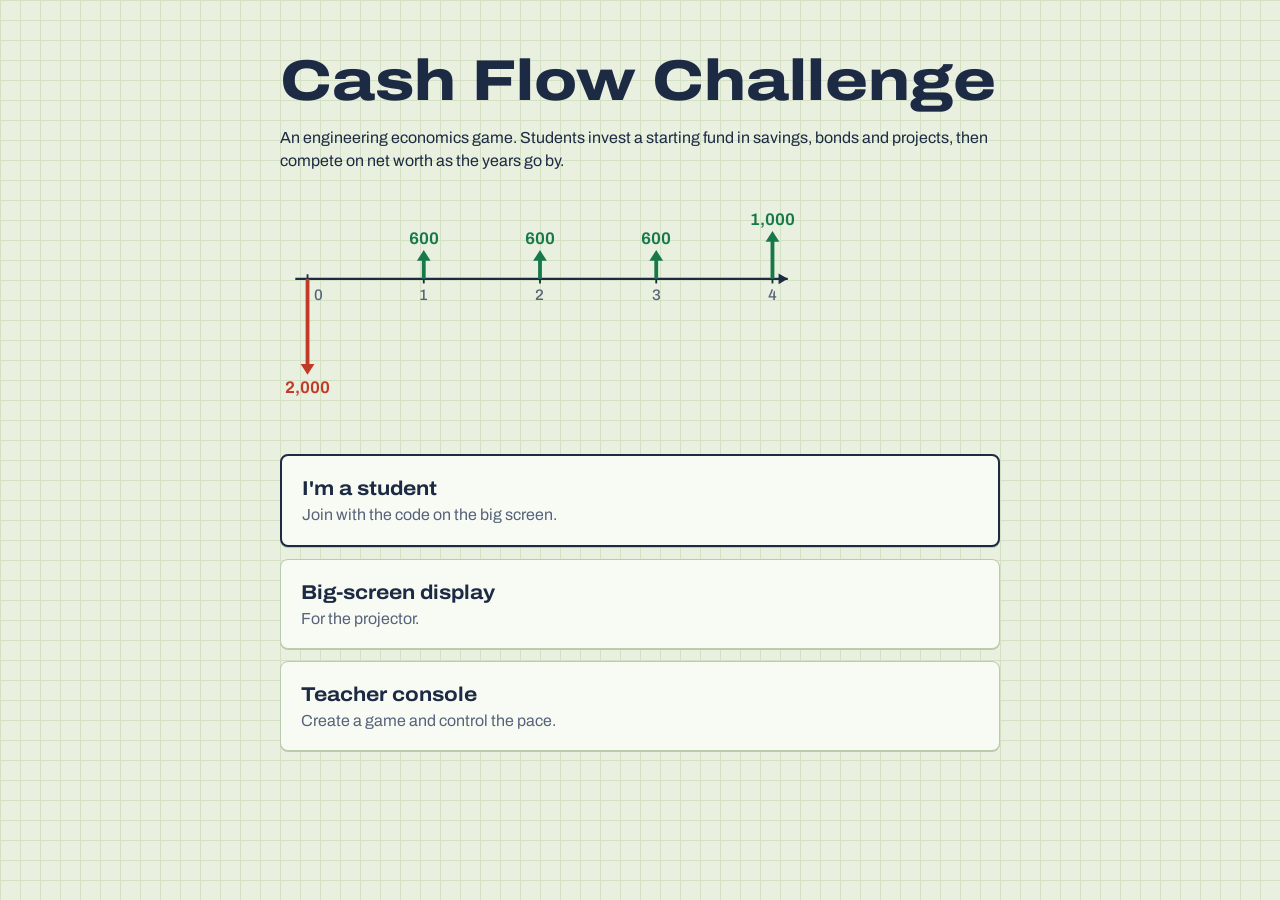
<file: index.html>
<!doctype html>
<html lang="en">
<head>
  <meta charset="utf-8">
  <meta name="viewport" content="width=device-width, initial-scale=1">
  <title>Cash Flow Challenge</title>
  <link rel="preconnect" href="https://fonts.googleapis.com">
  <link rel="preconnect" href="https://fonts.gstatic.com" crossorigin>
  <link rel="stylesheet" href="https://fonts.googleapis.com/css2?family=Archivo:wdth,wght@62..125,400..800&display=swap">
  <link rel="stylesheet" href="css/style.css">
  <style>
    .home { max-width: 760px; margin: 0 auto; padding: 48px 20px; }
    .home h1 { font-size: clamp(2.2rem, 7vw, 3.6rem); font-variation-settings: 'wdth' 120; margin-bottom: .2em; }
    .home .cfd { max-width: 520px; margin: 8px 0 28px; }
    .doors { display: grid; gap: 12px; }
    .doors a { display: grid; grid-template-columns: 1fr auto; align-items: center; text-decoration: none; padding: 18px 20px; }
    .doors a b { font-size: 1.25rem; font-variation-settings: 'wdth' 112; }
    .doors a span { color: var(--ink-soft); grid-column: 1; }
    .doors a.primary { border: 2px solid var(--ink); }
  </style>
</head>
<body>
  <div id="demo" class="demo-banner hidden">Demo mode: Firebase is not set up yet, so games only work inside this browser. See README.md.</div>
  <main class="home">
    <h1>Cash Flow Challenge</h1>
    <p>An engineering economics game. Students invest a starting fund in savings, bonds and projects, then compete on net worth as the years go by.</p>
    <div id="hero"></div>
    <nav class="doors">
      <a class="sheet primary" id="toStudent" href="student.html"><b>I'm a student</b><span>Join with the code on the big screen.</span></a>
      <a class="sheet" id="toDisplay" href="display.html"><b>Big-screen display</b><span>For the projector.</span></a>
      <a class="sheet" id="toTeacher" href="teacher.html"><b>Teacher console</b><span>Create a game and control the pace.</span></a>
    </nav>
  </main>
  <script type="module">
    import { DEMO } from './js/backend.js';
    import { cfdSVG } from './js/cfd.js';
    document.getElementById('hero').innerHTML = cfdSVG([-2000, 600, 600, 600, 1000], { title: 'Example cash-flow diagram' });
    if (DEMO) {
      document.getElementById('demo').classList.remove('hidden');
      for (const id of ['toStudent', 'toDisplay', 'toTeacher']) {
        const a = document.getElementById(id); a.href += '?demo=1';
      }
    }
  </script>
</body>
</html>
</file>
<file: css/style.css>
/* Engineering-pad look: pale green computation paper, ink-navy type,
   green up arrows (money in), red down arrows (money out), and a yellow
   highlighter for whatever needs attention. Dark mode is a chalkboard. */

:root {
  --paper: #e9f0df;
  --grid: #d3e0c4;
  --sheet: #f8fbf3;
  --ink: #1d2a44;
  --ink-soft: #56637b;
  --line: #bccbab;
  --in: #17794a;
  --out: #c03a26;
  --mark: #f5d547;
  --mark-ink: #1d2a44;
  --focus: #2f6fd6;
  --shadow: 0 1px 0 #bccbab;
  --radius: 8px;
  --font: 'Archivo', system-ui, -apple-system, 'Segoe UI', Roboto, sans-serif;
  color-scheme: light;
}
@media (prefers-color-scheme: dark) {
  :root:not([data-theme='light']) {
    --paper: #1e2c25;
    --grid: #26372e;
    --sheet: #24352d;
    --ink: #eef2e6;
    --ink-soft: #a7b6a8;
    --line: #3b4f44;
    --in: #6fd69a;
    --out: #ff8f78;
    --mark: #f2d544;
    --mark-ink: #1d2a44;
    --focus: #8fb7ff;
    --shadow: 0 1px 0 #13201a;
    color-scheme: dark;
  }
}
:root[data-theme='dark'] {
  --paper: #1e2c25; --grid: #26372e; --sheet: #24352d; --ink: #eef2e6; --ink-soft: #a7b6a8;
  --line: #3b4f44; --in: #6fd69a; --out: #ff8f78; --mark: #f2d544; --mark-ink: #1d2a44;
  --focus: #8fb7ff; --shadow: 0 1px 0 #13201a; color-scheme: dark;
}

* { box-sizing: border-box; }
html { -webkit-text-size-adjust: 100%; }
body {
  margin: 0;
  font-family: var(--font);
  font-variation-settings: 'wdth' 100;
  color: var(--ink);
  background-color: var(--paper);
  background-image:
    linear-gradient(var(--grid) 1px, transparent 1px),
    linear-gradient(90deg, var(--grid) 1px, transparent 1px);
  background-size: 20px 20px;
  background-attachment: fixed;
  line-height: 1.45;
  font-variant-numeric: tabular-nums;
}
h1, h2, h3 { font-variation-settings: 'wdth' 112; line-height: 1.15; margin: 0 0 .4em; }
h1 { font-size: 1.6rem; font-weight: 800; }
h2 { font-size: 1.2rem; font-weight: 750; }
h3 { font-size: 1rem; font-weight: 700; }
p { margin: 0 0 .6em; }
a { color: inherit; }
small, .soft { color: var(--ink-soft); }
.num { font-variant-numeric: tabular-nums; white-space: nowrap; }
.pos { color: var(--in); }
.neg { color: var(--out); }
.hidden { display: none !important; }
:focus-visible { outline: 3px solid var(--focus); outline-offset: 2px; }

.sheet {
  background: var(--sheet);
  border: 1px solid var(--line);
  border-radius: var(--radius);
  box-shadow: var(--shadow);
  padding: 16px;
}

/* ---------- controls */
button, .btn {
  font: inherit;
  font-weight: 650;
  border-radius: 6px;
  border: 1.5px solid var(--ink);
  background: transparent;
  color: var(--ink);
  padding: 10px 16px;
  min-height: 44px;
  cursor: pointer;
  text-decoration: none;
  display: inline-flex; align-items: center; justify-content: center; gap: 8px;
}
button:disabled { opacity: .45; cursor: not-allowed; }
.btn-ink { background: var(--ink); color: var(--paper); }
.btn-mark { background: var(--mark); color: var(--mark-ink); border-color: var(--mark-ink); }
.btn-quiet { border-color: var(--line); font-weight: 550; }
.btn-danger { border-color: var(--out); color: var(--out); }
.btn-sm { min-height: 34px; padding: 4px 10px; font-size: .88rem; }
.btn-block { width: 100%; }

label { font-weight: 600; font-size: .92rem; display: block; margin-bottom: 4px; }
input, select, textarea {
  font: inherit;
  color: var(--ink);
  background: var(--sheet);
  border: 1.5px solid var(--line);
  border-radius: 6px;
  padding: 10px 12px;
  min-height: 44px;
  width: 100%;
}
input:focus, select:focus, textarea:focus { border-color: var(--ink); outline: none; }
.field { margin-bottom: 14px; }
.hint { font-size: .85rem; color: var(--ink-soft); margin-top: 4px; }
.err { color: var(--out); font-weight: 600; min-height: 1.4em; }
.row { display: flex; gap: 10px; align-items: center; flex-wrap: wrap; }
.spread { display: flex; justify-content: space-between; align-items: center; gap: 10px; }

.pill {
  display: inline-block; padding: 2px 10px; border-radius: 999px;
  border: 1px solid var(--line); font-size: .8rem; font-weight: 600; white-space: nowrap;
}
.pill-open { background: var(--mark); color: var(--mark-ink); border-color: var(--mark-ink); }
.tag { font-size: .78rem; color: var(--ink-soft); font-weight: 600; font-variation-settings: 'wdth' 85; }

/* highlighter swipe: the one decorative device, used for "you" and first place */
.hl {
  background-image: linear-gradient(100deg, transparent 0 2%, var(--mark) 3% 96%, transparent 97%);
  color: var(--mark-ink);
  border-radius: 3px;
  padding: 0 .25em;
  -webkit-box-decoration-break: clone; box-decoration-break: clone;
}

/* ---------- cash-flow diagrams */
.cfd { width: 100%; height: auto; display: block; overflow: visible; }
.cfd text { font-family: var(--font); font-weight: 650; fill: currentColor; }
.cfd .cfd-axis { stroke: var(--ink); stroke-width: 1.5; }
.cfd .cfd-axis-head { fill: var(--ink); }
.cfd .cfd-tick { stroke: var(--ink); stroke-width: 1.2; }
.cfd .cfd-time { fill: var(--ink-soft); font-weight: 500; }
.cfd .cfd-in { color: var(--in); }
.cfd .cfd-out { color: var(--out); }
.cfd .cfd-in line, .cfd .cfd-out line { stroke: currentColor; }
.cfd .cfd-in path, .cfd .cfd-out path { fill: currentColor; }
.cfd .cfd-past { opacity: .28; }

.flow-table { border-collapse: collapse; font-size: .88rem; margin-top: 8px; }
.flow-table th, .flow-table td { padding: 3px 12px 3px 0; text-align: right; border-bottom: 1px solid var(--line); }
.flow-table th { font-weight: 600; color: var(--ink-soft); }

/* ---------- toasts & banners */
#toasts { position: fixed; left: 50%; bottom: 96px; transform: translateX(-50%); z-index: 50; display: grid; gap: 8px; width: min(92vw, 420px); }
.toast { background: var(--ink); color: var(--paper); padding: 12px 16px; border-radius: 6px; font-weight: 600; }
.toast-error { background: var(--out); color: #fff; }
.demo-banner {
  background: var(--mark); color: var(--mark-ink); text-align: center; font-size: .85rem;
  padding: 6px 12px; font-weight: 600; border-bottom: 1.5px solid var(--mark-ink);
}
.center-screen { min-height: 100svh; display: grid; place-items: center; padding: 20px; }
.narrow { width: min(100%, 420px); }

@media (prefers-reduced-motion: reduce) {
  *, *::before, *::after { animation: none !important; transition: none !important; }
}
</file>
